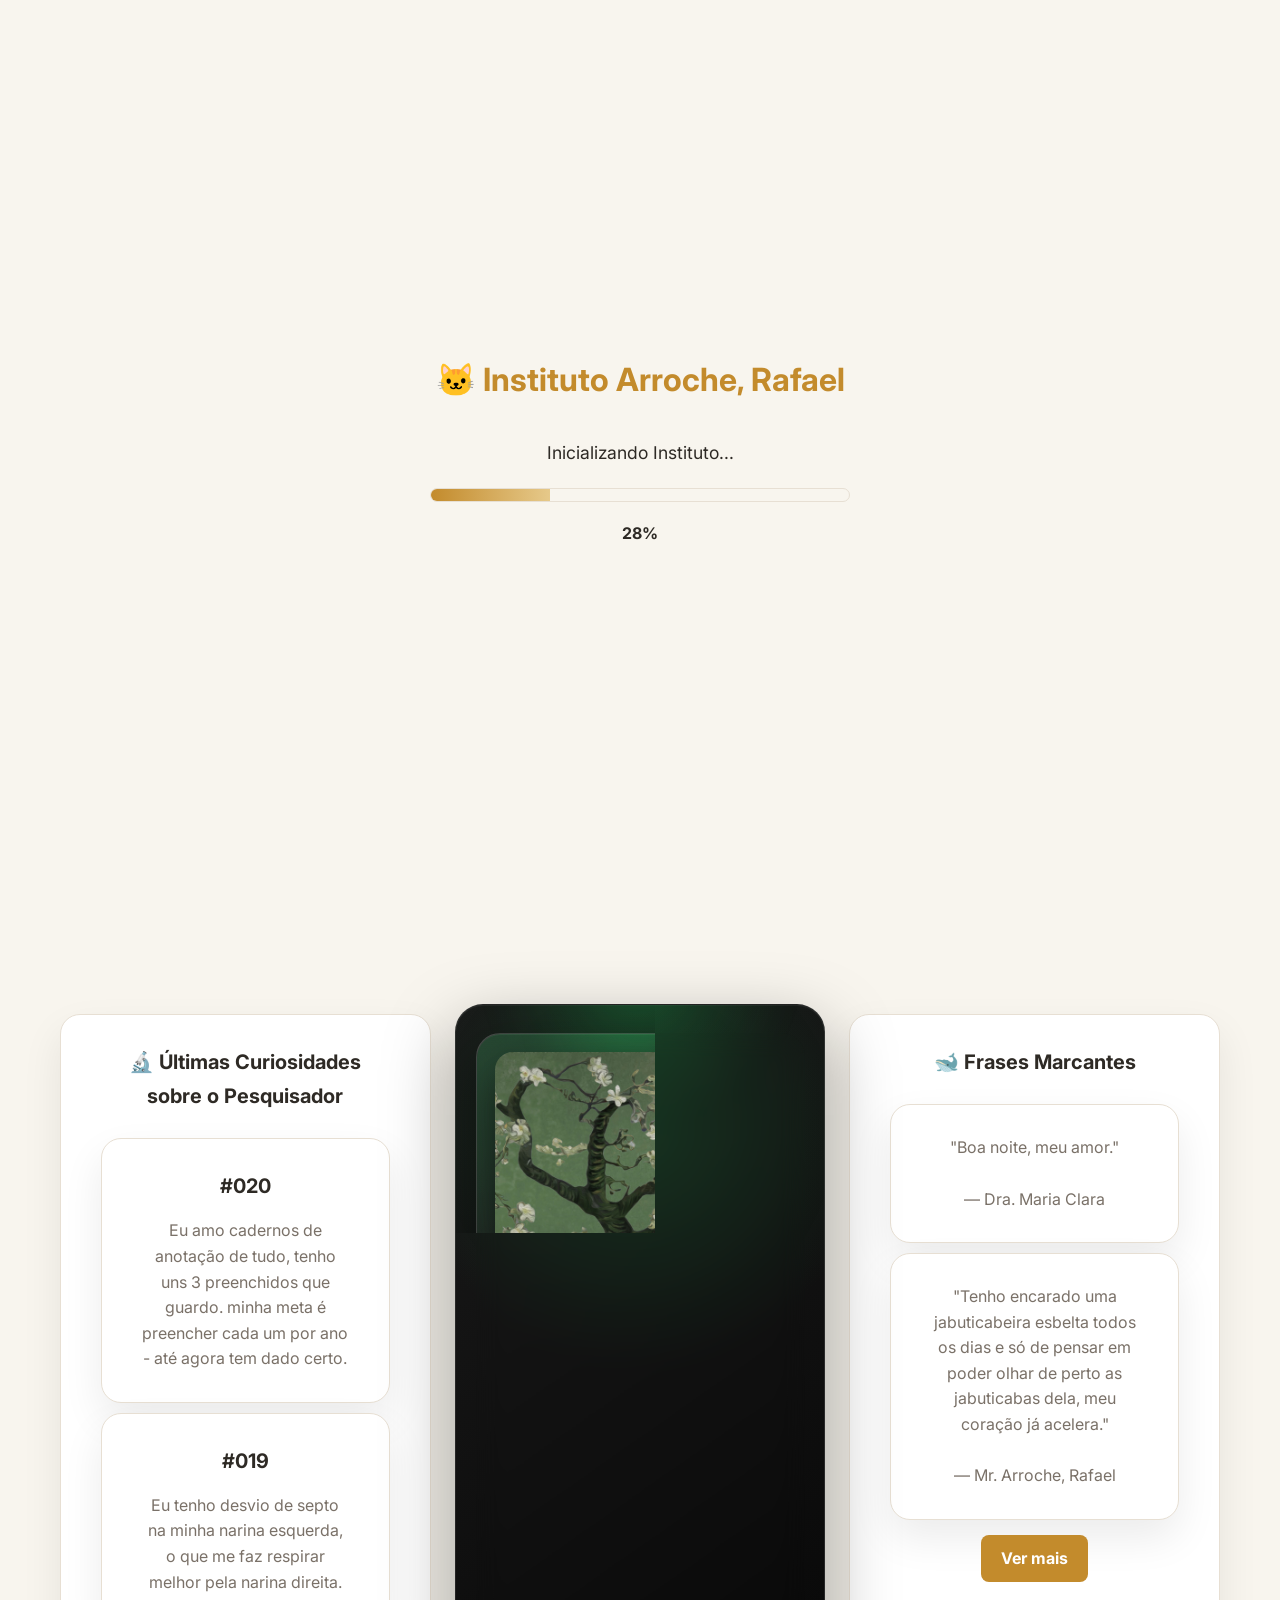
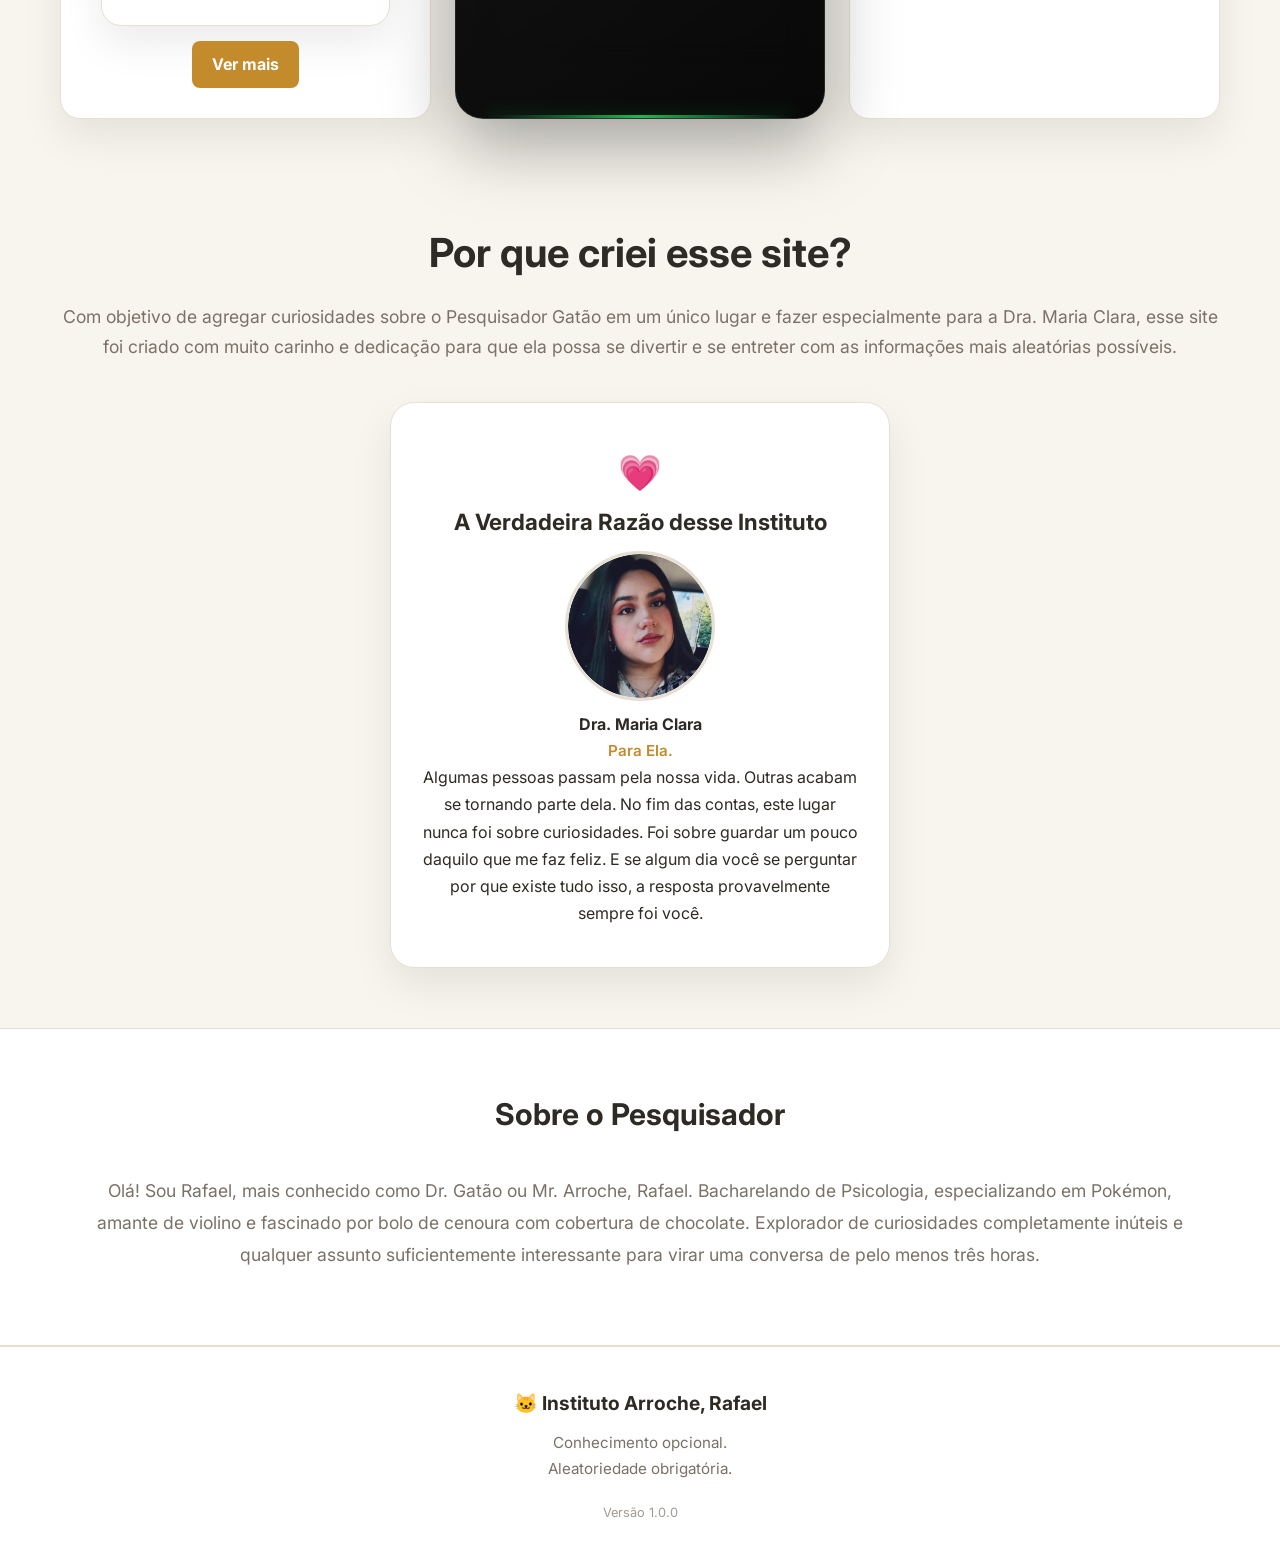
<file: index.html>
<!DOCTYPE html>
<html lang="pt-BR">

<head>

    <meta charset="UTF-8">

    <meta
        name="viewport"
        content="width=device-width, initial-scale=1.0"
    >

    <title>
        Instituto Arroche, Rafael
    </title>

    <!-- ==========================================
         CSS
    =========================================== -->
    <link rel="icon" href="fav.ico" type="image/x-icon">

    <link
        rel="stylesheet"
        href="css/style.css"

        
    >
    <link rel="stylesheet" href="páginas/musica/style.css">
    <!-- ==========================================
         FONTES
    =========================================== -->

    <link
        rel="preconnect"
        href="https://fonts.googleapis.com"
    >

    <link
        rel="preconnect"
        href="https://fonts.gstatic.com"
        crossorigin
    >

    <link
        href="https://fonts.googleapis.com/css2?family=Inter:wght@300;400;500;600;700&family=Cormorant+Garamond:wght@500;700&display=swap"
        rel="stylesheet"
    >

    <!-- ==========================================
         EVITA FLASH DO TEMA E DO LOADING
    =========================================== -->

    <script>

        if (localStorage.getItem("theme") === "dark") {

            document.documentElement.classList.add("dark");

        }

        if (!sessionStorage.getItem("loadingVisualizado")) {

            document.documentElement.classList.add("mostrar-loading");

        }

    </script>

</head>

<body>

    <!-- ==========================================
         LOADING
    =========================================== -->

    <div
        id="loading-screen"
        class="loading-hidden"
    >

        <div class="loading-box">

            <h1>

                🐱 Instituto Arroche, Rafael

            </h1>

            <p id="loading-text">

                Inicializando Sistema...

            </p>

            <div class="progress">

                <div id="progress-bar"></div>

            </div>

            <p id="percentage">

                0%

            </p>

        </div>

    </div>

    <!-- ==========================================
         COMPONENTES
    =========================================== -->

    <div id="navbar"></div>

    <div id="menu"></div>

    <!-- ==========================================
         CONTEÚDO
    =========================================== -->

    <main>

        <!-- HERO -->

        <section class="hero">

            <span class="status fade-in-element">

                🟢 Instituto em funcionamento

            </span>

            <h1 class="fade-in-element">

                <span class="line-1">

                    Conhecimento opcional.

                </span>

                <br>

                <span class="line-2">

                    Aleatoriedade obrigatória.

                </span>

            </h1>

            <p class="description fade-in-element">

                Eis o puro suco da aleatoriedade, com curiosidades completamente inúteis e informações que não vão te ajudar em nada, mas que podem te entreter por alguns minutos.

            </p>

        </section>
                <!-- ==========================================
             CONTAGEM REGRESSIVA
        =========================================== -->

        <section class="countdown">

            <h2>

                Próxima atualização

            </h2>

            <div id="timer" class="timer">

    <div class="timer-item">
        <span class="timer-label">Dias</span>
        <span id="dias">00</span>
    </div>

    <div class="timer-item">
        <span class="timer-label">Horas</span>
        <span id="horas">00</span>
    </div>

    <div class="timer-item">
        <span class="timer-label">Min</span>
        <span id="minutos">00</span>
    </div>

    <div class="timer-item">
        <span class="timer-label">Seg</span>
        <span id="segundos">00</span>
    </div>

</div>

            <p>

                Novas descobertas serão publicadas no dia <strong>07/08/26</strong>.

            </p>

        </section>

        <!-- ==========================================
             DESTAQUES
        =========================================== -->

        <section class="cards">

            <!-- Últimas Curiosidades -->

            <div class="card">

                <h3>

                    🔬 Últimas Curiosidades sobre o Pesquisador

                </h3>

                <div id="card-curiosidades">

                    <!-- Gerado automaticamente -->

                </div>

                <a
                    class="primary"
                    href="páginas/curiosidades/curiosidades.html"
                >

                    Ver mais

                </a>

            </div>

            <!-- Spotify -->

            <section class="spotify-section">

            
            
                <div id="musica-dedicada">

                    <!-- Gerado automaticamente -->

                </div>

            </section>

            <!-- Frases -->

            <div class="card">

                <h3>

                    🐋 Frases Marcantes

                </h3>

                <div id="card-frases">

                    <!-- Gerado automaticamente -->

                </div>

                <a
                    class="primary"
                    href="páginas/frases/frases.html"
                >

                    Ver mais

                </a>

            </div>

        </section>
                <!-- ==========================================
             HALL DA FAMA
        =========================================== -->

        <section class="hall">

            <h2>

                Por que criei esse site?

            </h2>

            <p>

                Com objetivo de agregar curiosidades sobre o Pesquisador Gatão em um único lugar e fazer especialmente para a Dra. Maria Clara, esse site foi criado com muito carinho e dedicação para que ela possa se divertir e se entreter com as informações mais aleatórias possíveis.

            </p>

            <div class="hall-card">

                <span>

                    💗

                </span>

                <h3>

                    A Verdadeira Razão desse Instituto

                </h3>

                <img
                    src="macut.jpeg"
                    alt="Foto da Maria Clara"
                    class="hall-image"
                >

                <h4>

                    Dra. Maria Clara

                </h4>

                <p>

                    Para Ela.

                </p>
                    Algumas pessoas passam pela nossa vida.
                    Outras acabam se tornando parte dela.
                    No fim das contas, este lugar nunca foi sobre curiosidades. Foi sobre guardar um pouco daquilo que me faz feliz.
                    E se algum dia você se perguntar por que existe tudo isso, a resposta provavelmente sempre foi você.
                <p>

                </p>
            </div>

        </section>

        <!-- ==========================================
             SOBRE O PESQUISADOR
        =========================================== -->

        <section class="about">

            <h2>

                Sobre o Pesquisador

            </h2>

            <p>

                Olá!
                Sou Rafael, mais conhecido como Dr. Gatão ou Mr. Arroche, Rafael.
                Bacharelando de Psicologia, especializando em Pokémon, amante de violino e fascinado por bolo de cenoura com cobertura de chocolate.
                Explorador de curiosidades completamente inúteis e qualquer assunto suficientemente interessante para virar uma conversa de pelo menos três horas.

            </p>

        </section>

    </main>

    <!-- ==========================================
         FOOTER
    =========================================== -->

    <div id="footer"></div>
        <!-- ==========================================
         JAVASCRIPT
    =========================================== -->

    <!-- Configuração -->

    <script src="js/config.js"></script>

    <!-- Núcleo -->

    <script src="js/core.js"></script>

    <!-- Componentes -->

    <script src="componentes/layout.js"></script>

    <script src="componentes/navbar.js"></script>

    <script src="componentes/menu.js"></script>

    <script src="componentes/footer.js"></script>

    <!-- Sistema -->

    <script src="js/tema.js"></script>

    <script src="js/header.js"></script>

    <script src="js/loading.js"></script>

    <script src="js/timer.js"></script>

    <script src="js/animacoes.js"></script>

    <!-- Componentes de cards -->
    <script src="js/componentes/card.js"></script>

    <!-- Base de dados -->

    <script src="páginas/curiosidades/dados.js"></script>

    <script src="páginas/frases/dados.js"></script>

    <script src="páginas/musica/dados.js"></script>

    <!-- Cards automáticos da Home -->

    <script src="js/home/cardcuriosidades.js"></script>

    <script src="js/home/cardfrases.js"></script>

    <script src="js/home/musica.js"></script>

    <!-- Script principal -->

    <script src="js/script.js"></script>

</body>

</html>
</file>
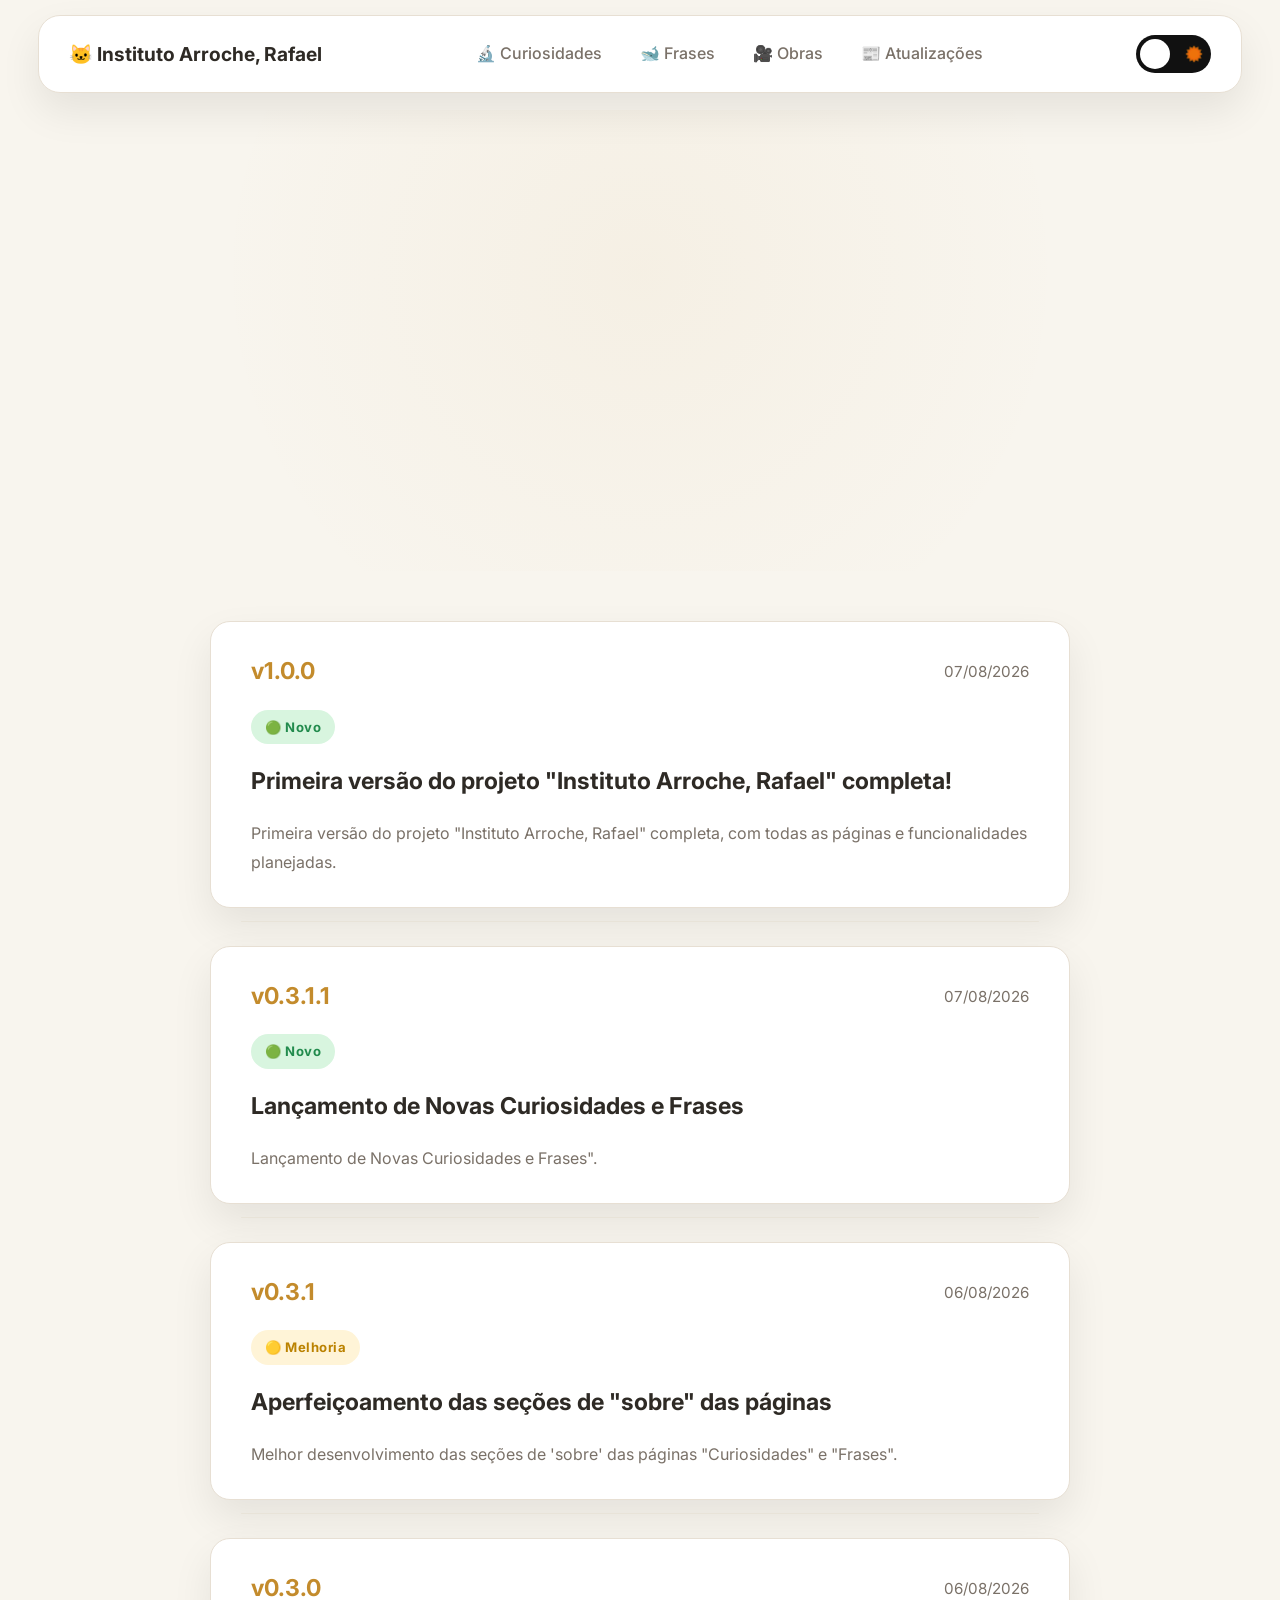
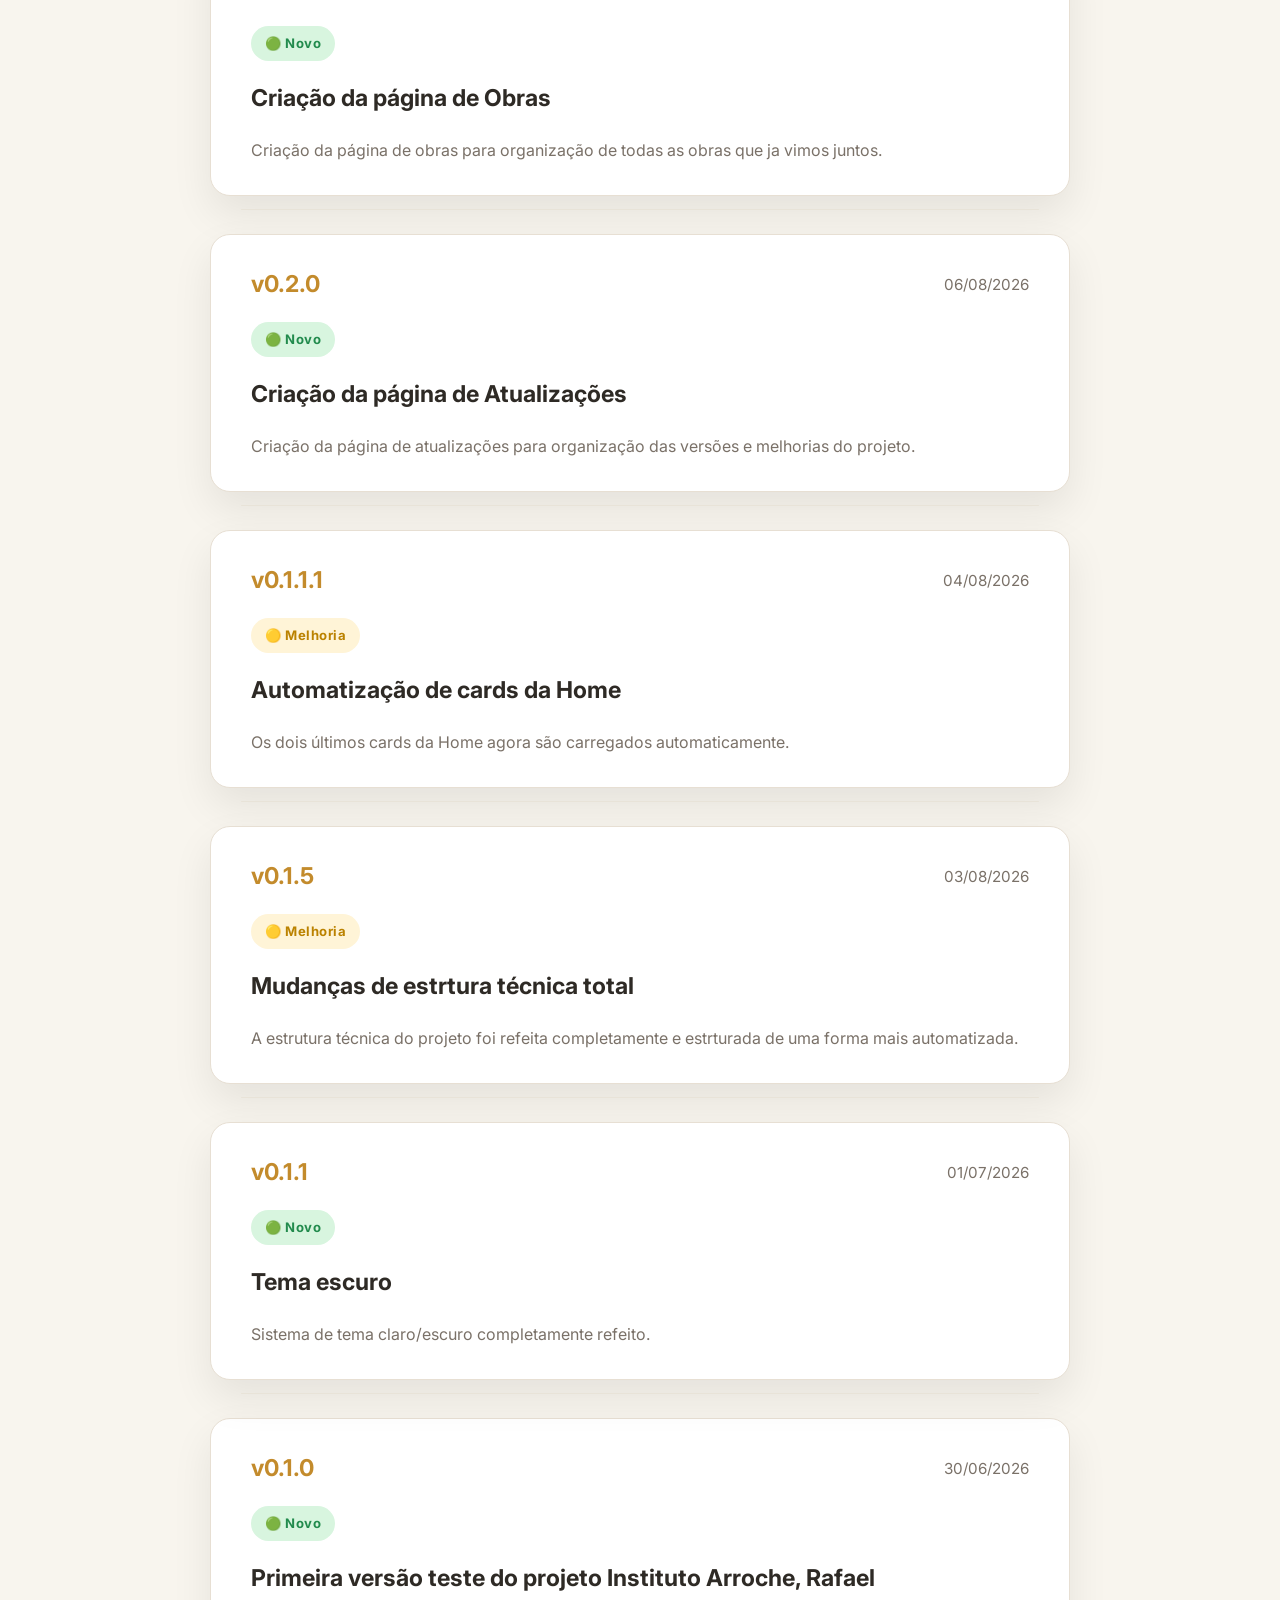
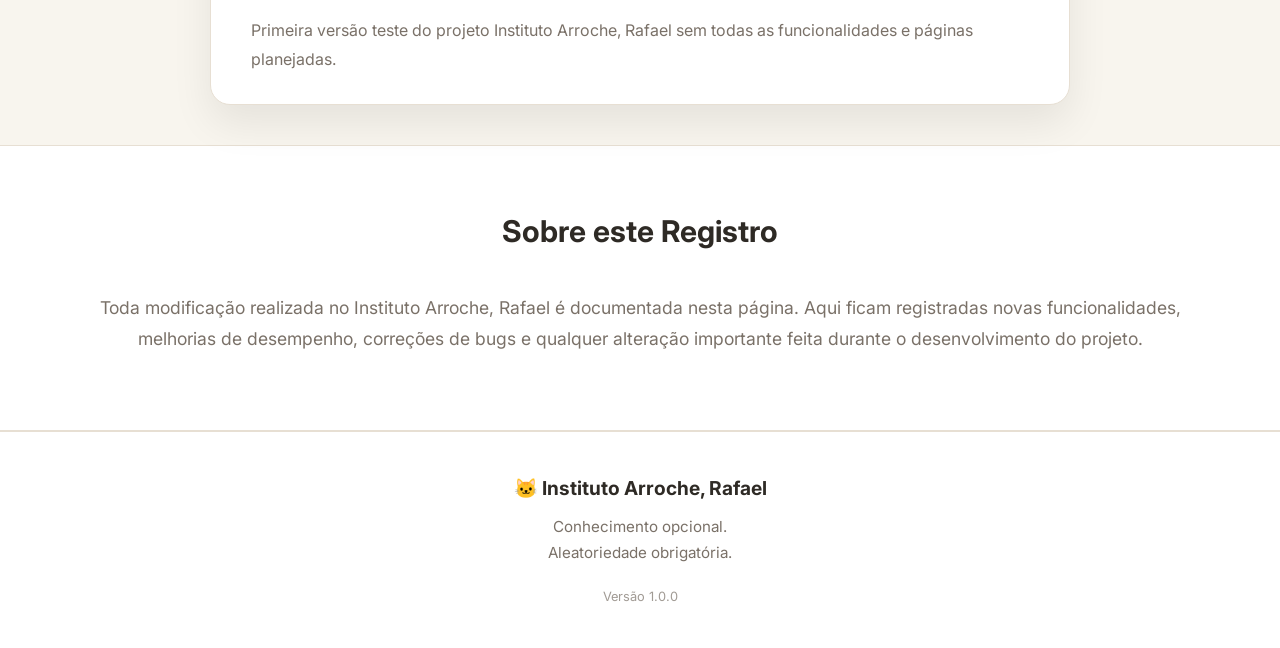
<file: páginas/atualizações/atualizações.html>
<!DOCTYPE html>
<html lang="pt-BR">

<head>

    <meta charset="UTF-8">

    <meta
        name="viewport"
        content="width=device-width, initial-scale=1.0"
    >

    <title>Atualizações | Instituto Arroche, Rafael</title>

    <!-- ================================
         CSS
    ================================ -->

    <link rel="stylesheet" href="../../css/style.css">

    <link rel="stylesheet" href="style.css">

    <!-- ================================
         FONTES
    ================================ -->

    <link rel="preconnect" href="https://fonts.googleapis.com">

    <link rel="preconnect" href="https://fonts.gstatic.com" crossorigin>

    <link
        href="https://fonts.googleapis.com/css2?family=Inter:wght@300;400;500;600;700&family=Cormorant+Garamond:wght@500;700&display=swap"
        rel="stylesheet"
    >

    <!-- ================================
         EVITA FLASH DO TEMA
    ================================ -->

    <script>

        if (localStorage.getItem("theme") === "dark") {

            document.documentElement.classList.add("dark");

        }

    </script>

</head>

<body>

    <!-- ================================
         COMPONENTES
    ================================ -->

    <div id="navbar"></div>

    <div id="menu"></div>

    <!-- ================================
         CONTEÚDO
    ================================ -->

    <main>

        <section class="hero">

            <span class="status fade-in-element">

                🟢 Registrando alterações

            </span>

            <h1 class="fade-in-element">

                <span class="line-1">

                    Atualizações.

                </span>

                <br>

                <span class="line-2">

                    ChangeLog.

                </span>

            </h1>

            <p class="description fade-in-element">

                Registro oficial de todas as melhorias, correções e novidades adicionadas ao Instituto Arroche, Rafael.

            </p>

        </section>

        <section
            class="cards"
            id="lista-atualizacoes"
        >

            <!-- Gerado automaticamente -->

        </section>

        <section class="about">

            <h2>

                Sobre este Registro

            </h2>

            <p>

                Toda modificação realizada no Instituto Arroche, Rafael é documentada nesta página.

                Aqui ficam registradas novas funcionalidades, melhorias de desempenho, correções de bugs e qualquer alteração importante feita durante o desenvolvimento do projeto.

            </p>

        </section>

    </main>

    <!-- ================================
         FOOTER
    ================================ -->

    <div id="footer"></div>

    <!-- ================================
         JAVASCRIPT
    ================================ -->

    <!-- Configuração -->

    <script src="../../js/config.js"></script>

    <!-- Núcleo -->

    <script src="../../js/core.js"></script>

    <script src="../../js/paginas.js"></script>

    <!-- Componentes do layout -->

    <script src="../../componentes/navbar.js"></script>

    <script src="../../componentes/menu.js"></script>

    <script src="../../componentes/footer.js"></script>

    <script src="../../componentes/layout.js"></script>

    <!-- Sistema -->

    <script src="../../js/tema.js"></script>

    <script src="../../js/header.js"></script>

    <script src="../../js/animacoes.js"></script>

    <!-- Dados -->

    <script src="dados.js"></script>

    <!-- Lógica -->

    <script src="script.js"></script>

</body>

</html>
</file>
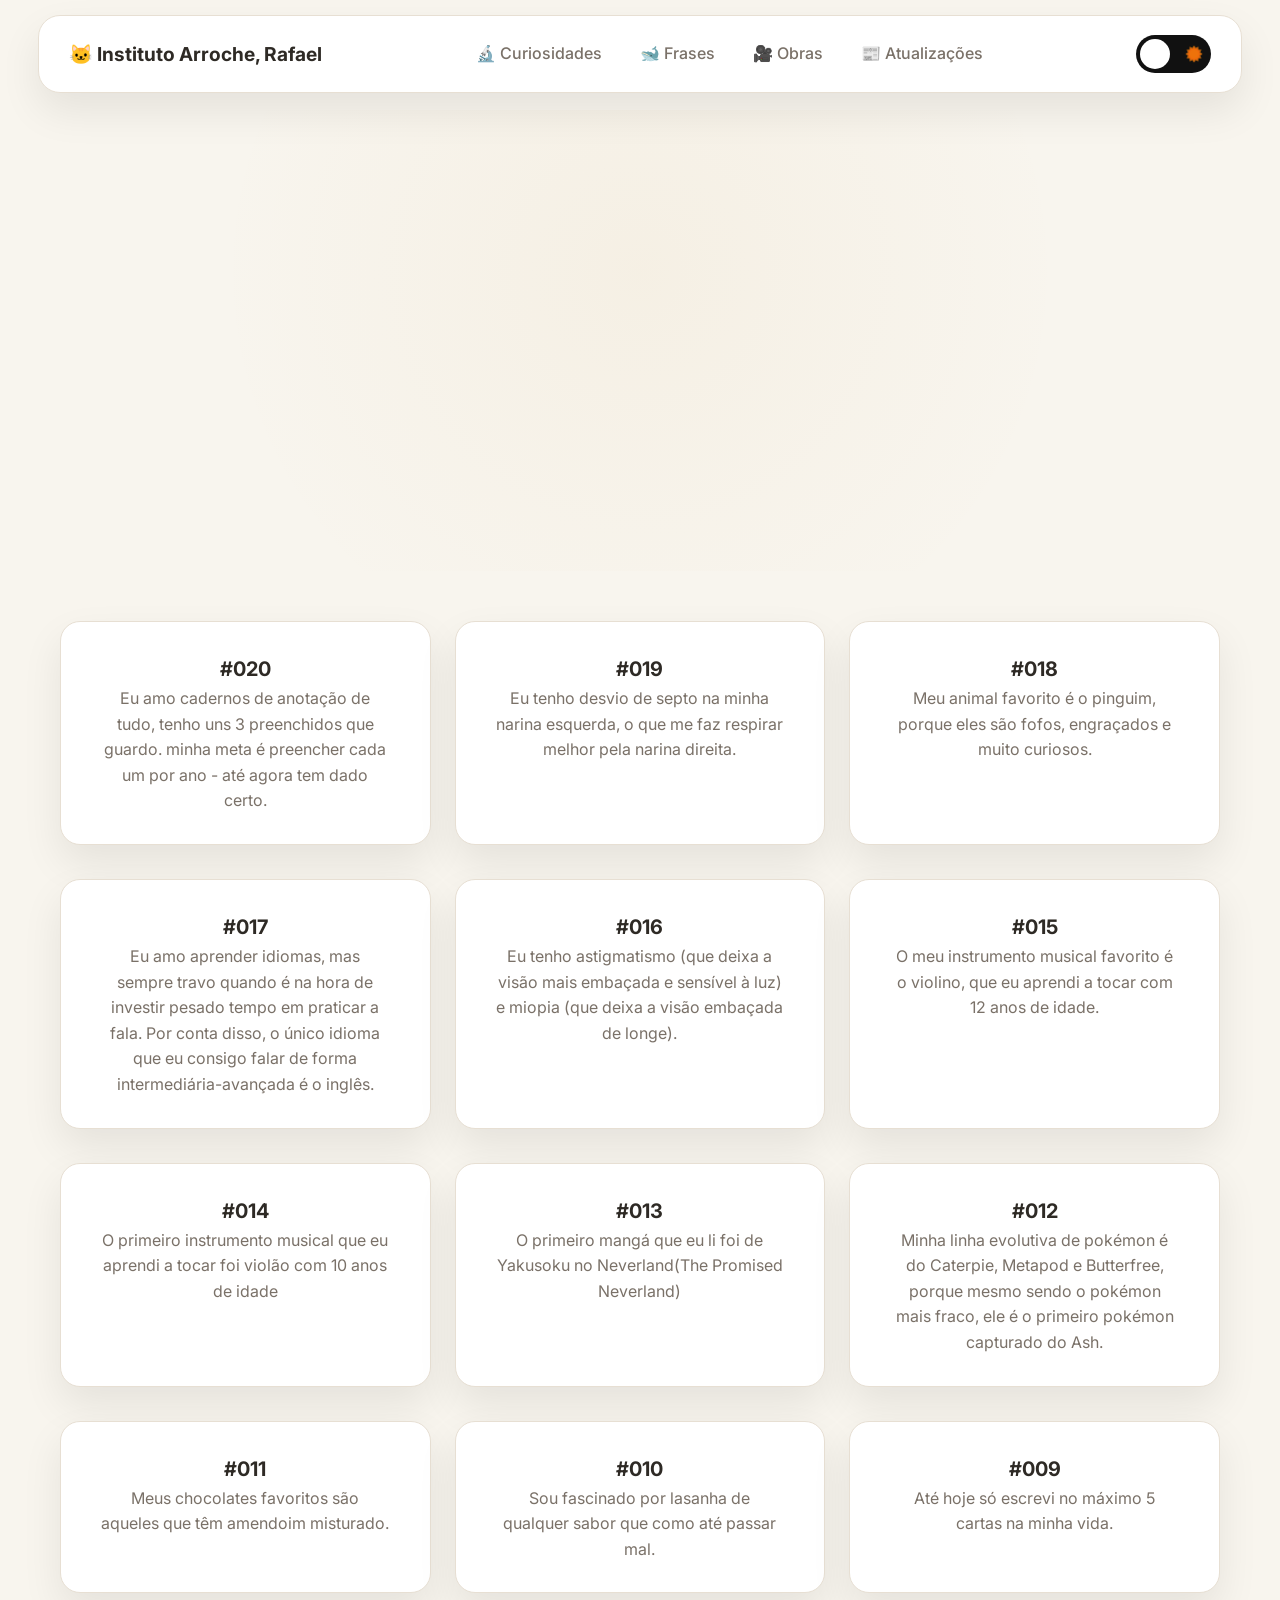
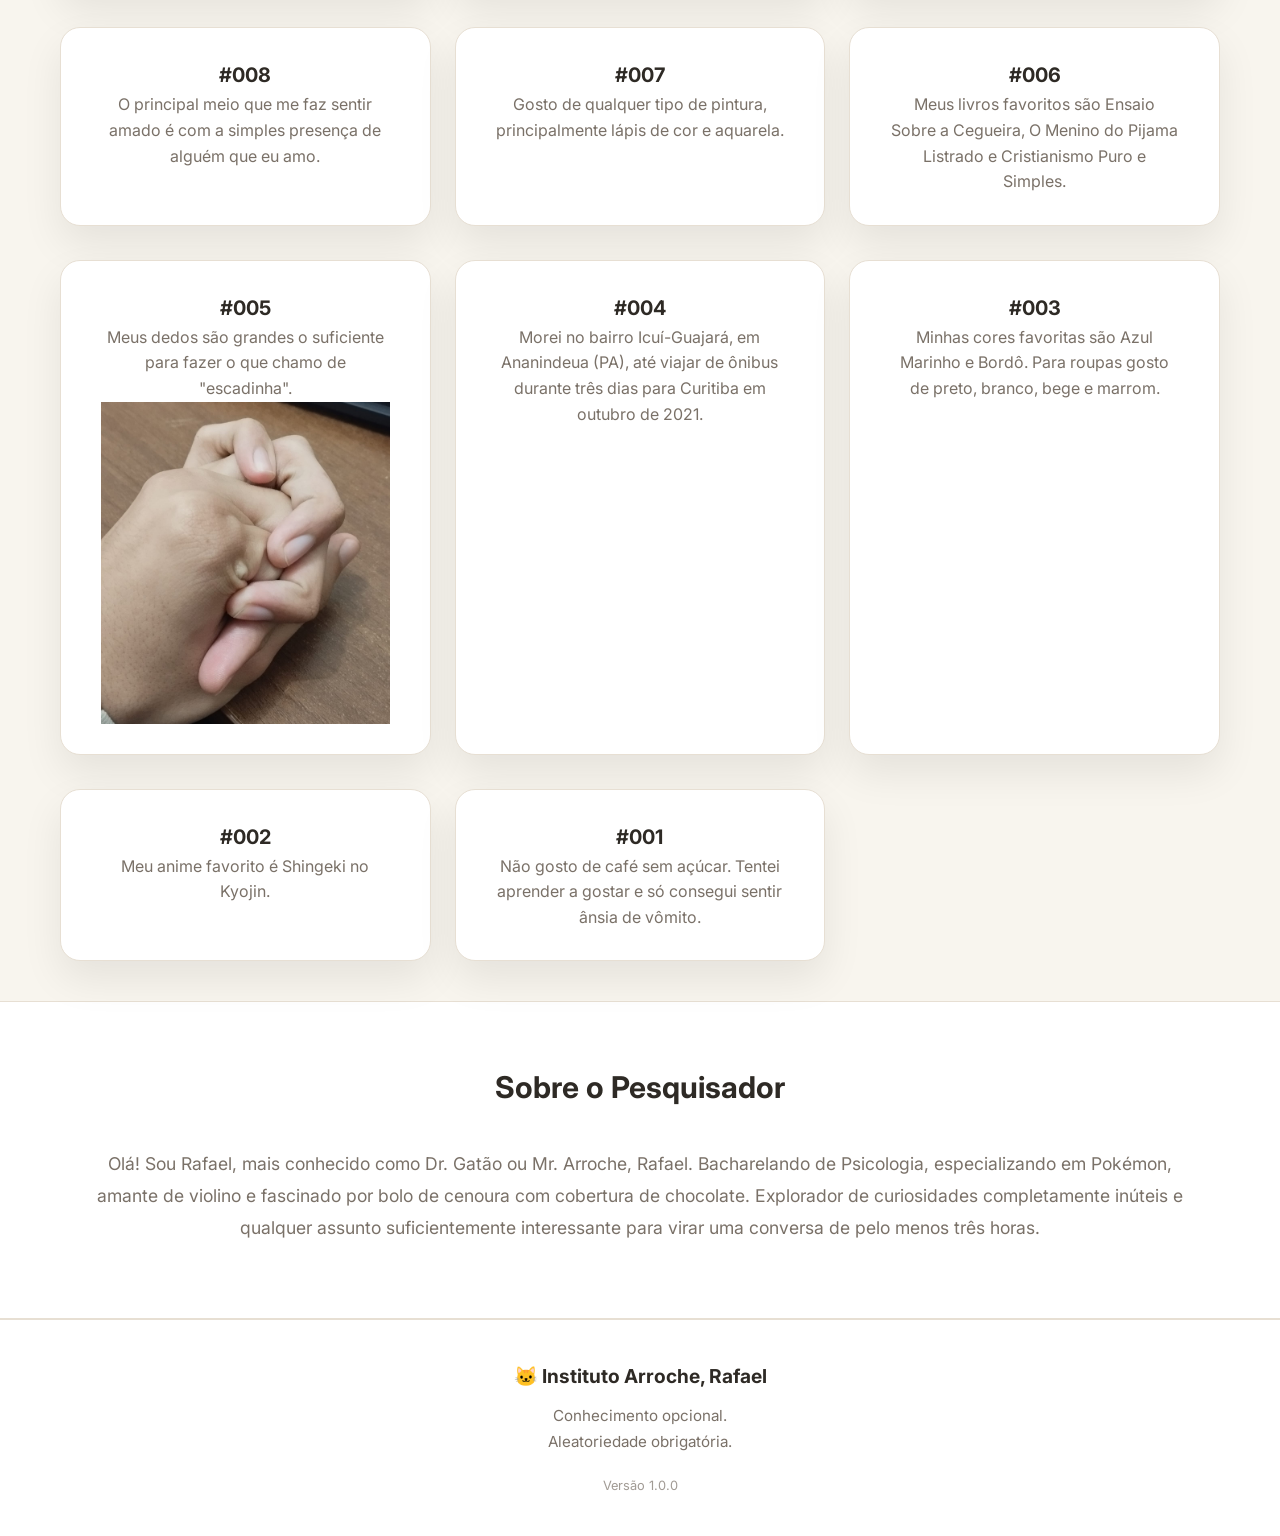
<file: páginas/curiosidades/curiosidades.html>
<!DOCTYPE html>
<html lang="pt-BR">

<head>

<meta charset="UTF-8">

<meta name="viewport"
content="width=device-width, initial-scale=1.0">

<title>Curiosidades | Instituto Arroche, Rafael</title>

<!-- ================================
     CSS
================================ -->

<link rel="stylesheet" href="../../css/style.css">

<!-- ================================
     FONTES
================================ -->

<link rel="preconnect" href="https://fonts.googleapis.com">

<link rel="preconnect" href="https://fonts.gstatic.com" crossorigin>

<link href="https://fonts.googleapis.com/css2?family=Inter:wght@300;400;500;600;700&family=Cormorant+Garamond:wght@500;700&display=swap" rel="stylesheet">

<!-- ================================
     EVITA FLASH DO TEMA
================================ -->

<script>

if(localStorage.getItem("theme")==="dark"){
    document.documentElement.classList.add("dark");
}

</script>

</head>

<body>

<!-- ================================
     COMPONENTES
================================ -->

<div id="navbar"></div>

<div id="menu"></div>

<!-- ================================
     CONTEÚDO
================================ -->

<main>

<section class="hero">

<span class="status fade-in-element">

🟢 Averiguando possível resenha

</span>

<h1 class="fade-in-element">

<span class="line-1">

Curiosidades.

</span>

<br>

<span class="line-2">

Dr. Gatão.

</span>

</h1>

<p class="description fade-in-element">

Um pequeno lugar da internet onde curiosidades completamente aleatórias são arquivadas para nunca mais serem esquecidas.

</p>

</section>

<section class="cards" id="lista-curiosidades">

<!-- Gerado automaticamente -->

</section>

<section class="about">

<h2>

Sobre o Pesquisador

</h2>

<p>

Olá!
Sou Rafael, mais conhecido como Dr. Gatão ou Mr. Arroche, Rafael.
Bacharelando de Psicologia, especializando em Pokémon, amante de violino e fascinado por bolo de cenoura com cobertura de chocolate.
Explorador de curiosidades completamente inúteis e qualquer assunto suficientemente interessante para virar uma conversa de pelo menos três horas.

</p>

</section>

</main>

<!-- ================================
     FOOTER
================================ -->

<div id="footer"></div>

<!-- ================================
     JAVASCRIPT
================================ -->

<!-- Configuração -->
<script src="../../js/config.js"></script>

<!-- Núcleo -->
<script src="../../js/core.js"></script>
<script src="../../js/paginas.js"></script>

<!-- Componentes do layout -->
<script src="../../componentes/navbar.js"></script>
<script src="../../componentes/menu.js"></script>
<script src="../../componentes/footer.js"></script>
<script src="../../componentes/layout.js"></script>

<!-- Componentes de cards -->
<script src="../../js/componentes/card.js"></script>

<!-- Componentes de cards -->
<script src="../../js/home/cardcuriosidades.js"></script>

<!-- Sistema -->
<script src="../../js/tema.js"></script>
<script src="../../js/header.js"></script>
<script src="../../js/animacoes.js"></script>

<!-- Dados da página -->
<script src="dados.js"></script>

<!-- Lógica da página -->
<script src="script.js"></script>

</body>

</html>
</file>
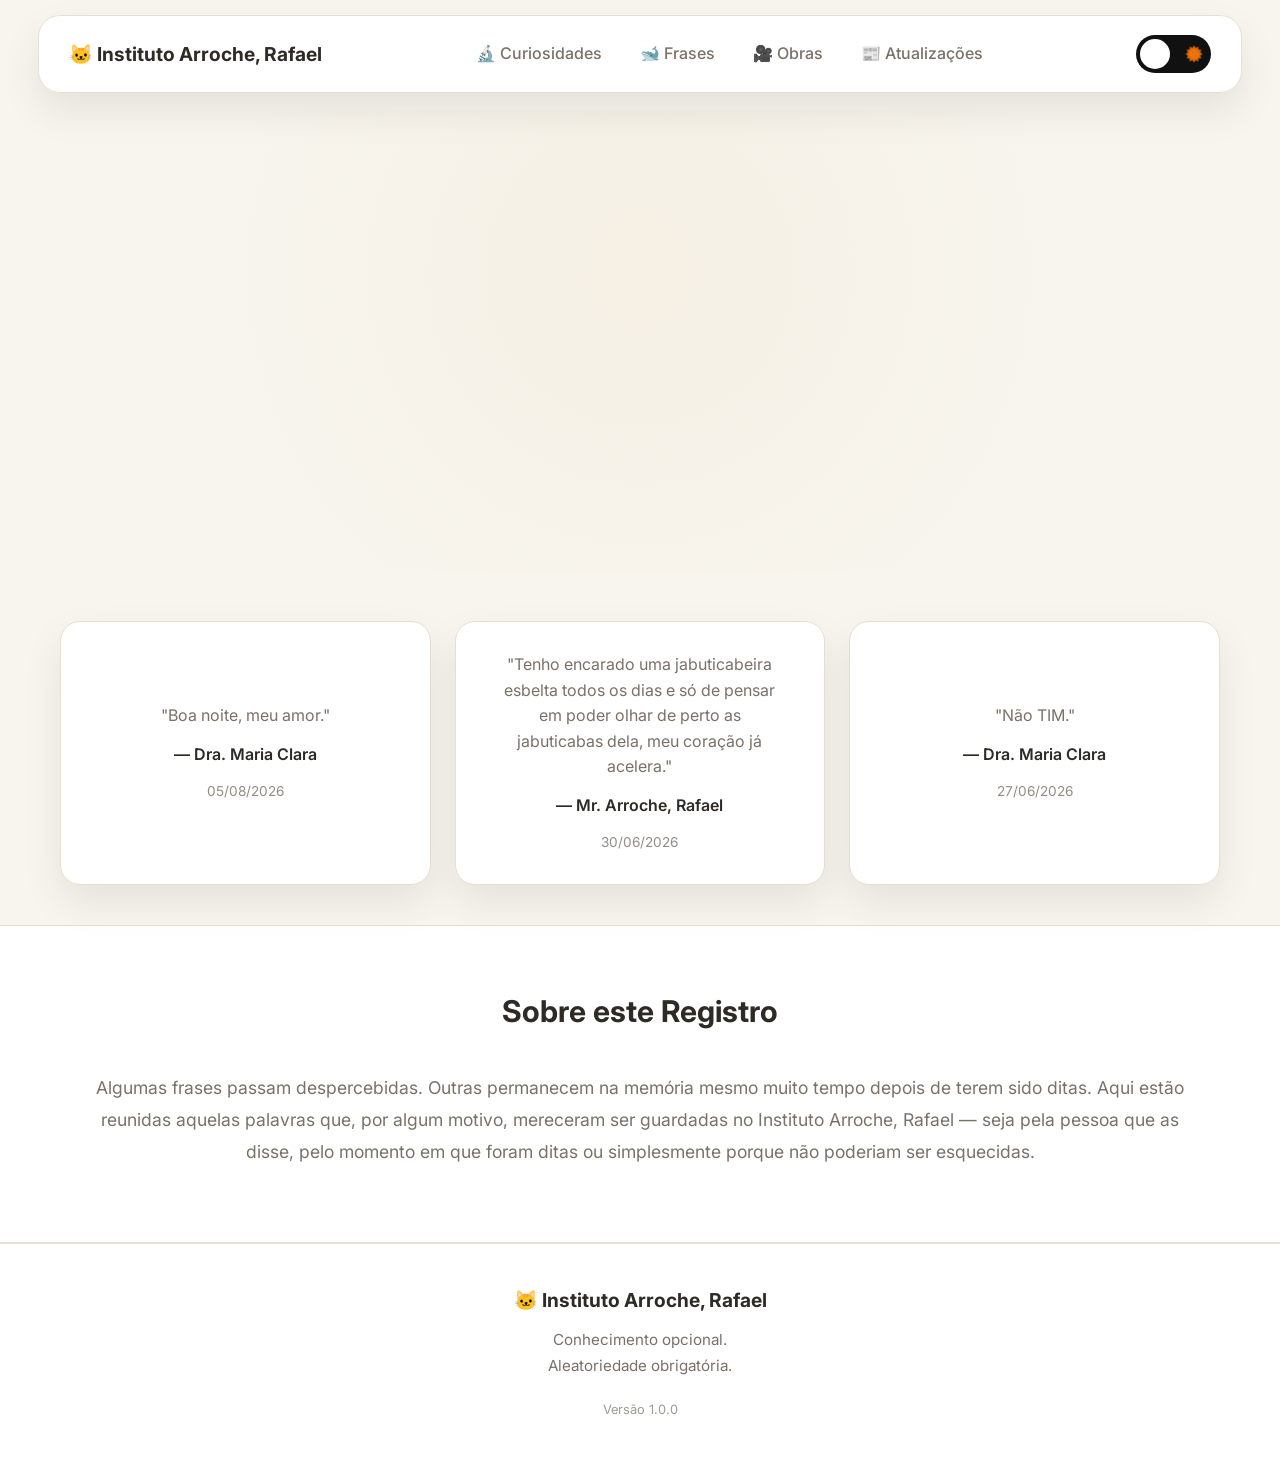
<file: páginas/frases/frases.html>
<!DOCTYPE html>
<html lang="pt-BR">

<head>

    <meta charset="UTF-8">

    <meta
        name="viewport"
        content="width=device-width, initial-scale=1.0"
    >

    <title>Frases Marcantes | Instituto Arroche, Rafael</title>

    <!-- ================================
         CSS
    ================================ -->

    <link rel="stylesheet" href="../../css/style.css">

    <link rel="stylesheet" href="style.css">

    <!-- ================================
         FONTES
    ================================ -->

    <link rel="preconnect" href="https://fonts.googleapis.com">

    <link rel="preconnect" href="https://fonts.gstatic.com" crossorigin>

    <link
        href="https://fonts.googleapis.com/css2?family=Inter:wght@300;400;500;600;700&family=Cormorant+Garamond:wght@500;700&display=swap"
        rel="stylesheet"
    >

    <!-- ================================
         EVITA FLASH DO TEMA
    ================================ -->

    <script>

        if (localStorage.getItem("theme") === "dark") {
            document.documentElement.classList.add("dark");
        }

    </script>

</head>

<body>

    <!-- ================================
         COMPONENTES
    ================================ -->

    <div id="navbar"></div>

    <div id="menu"></div>

    <!-- ================================
         CONTEÚDO
    ================================ -->

    <main>

        <!-- HERO -->

        <section class="hero">

            <span class="status fade-in-element">

                🟢 Escolhendo melhores frases

            </span>

            <h1 class="fade-in-element">

                <span class="line-1">

                    Frases Marcantes.

                </span>

                <br>

                <span class="line-2">

                    Qualquer Lugar.

                </span>

            </h1>

            <p class="description fade-in-element">

                Uma singela página onde guardo as frases que me marcaram durante a vida.

            </p>

        </section>

        <!-- FRASES -->

        <section
            class="cards"
            id="lista-frases"
        >

            <!-- Gerado automaticamente -->

        </section>

        <!-- SOBRE -->

        <section class="about">

            <h2>

                Sobre este Registro

            </h2>

            <p>

Algumas frases passam despercebidas. Outras permanecem na memória mesmo muito tempo depois de terem sido ditas.
Aqui estão reunidas aquelas palavras que, por algum motivo, mereceram ser guardadas no Instituto Arroche, Rafael — seja pela pessoa que as disse, pelo momento em que foram ditas ou simplesmente porque não poderiam ser esquecidas.
            </p>

        </section>

    </main>

    <!-- ================================
         FOOTER
    ================================ -->

    <div id="footer"></div>

    <!-- ================================
         JAVASCRIPT
    ================================ -->

    <!-- Configuração -->

    <script src="../../js/config.js"></script>

    <!-- Componentes -->

    <script src="../../componentes/navbar.js"></script>

    <script src="../../componentes/menu.js"></script>

    <script src="../../componentes/footer.js"></script>

    <script src="../../componentes/layout.js"></script>

    <!-- Componentes de cards -->
    <script src="../../js/componentes/card.js"></script>

    <!-- Componentes de cards -->

    <script src="../../js/home/cardfrases.js"></script>

    <!-- Sistema -->

    <script src="../../js/core.js"></script>

    <script src="../../js/tema.js"></script>

    <script src="../../js/header.js"></script>

    <script src="../../js/paginas.js"></script>

    <script src="../../js/animacoes.js"></script>

    <!-- Dados da página -->

    <script src="dados.js"></script>

    <!-- Lógica da página -->

    <script src="script.js"></script>

</body>
    
</html>
</file>
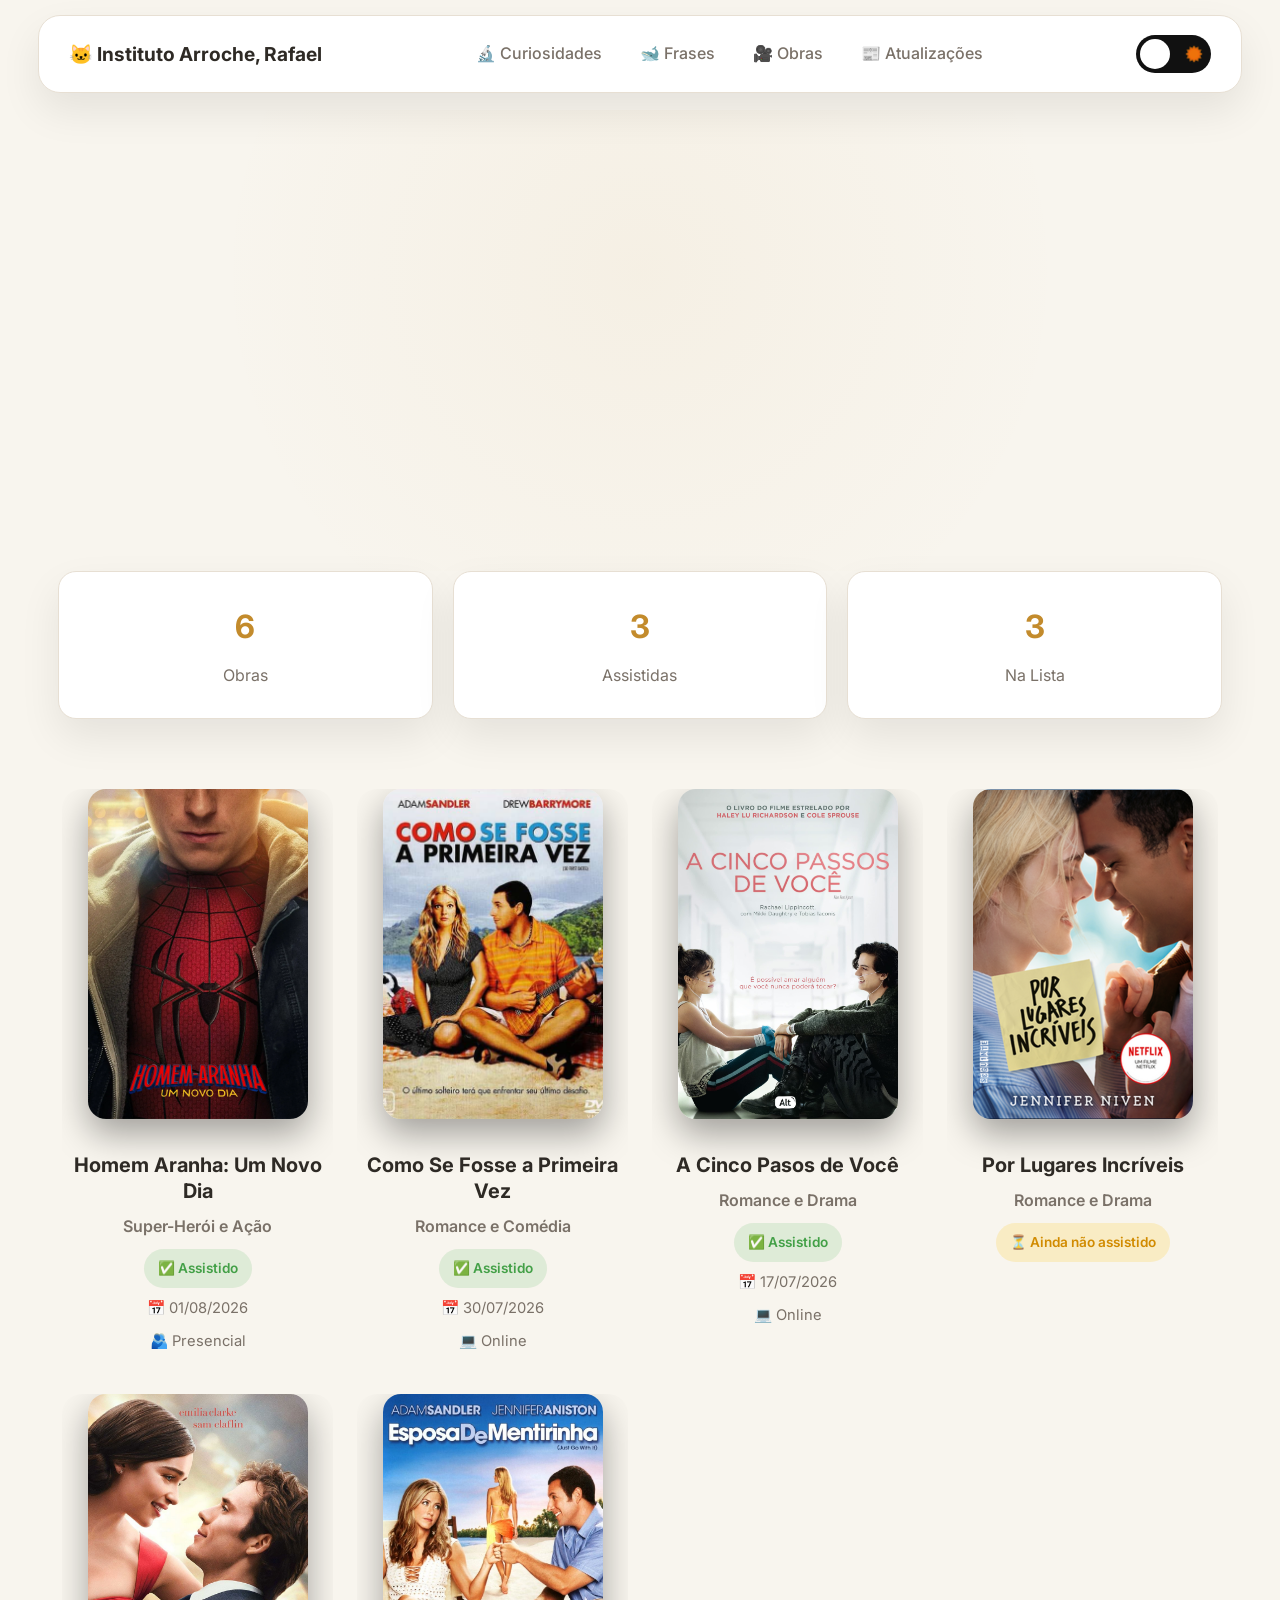
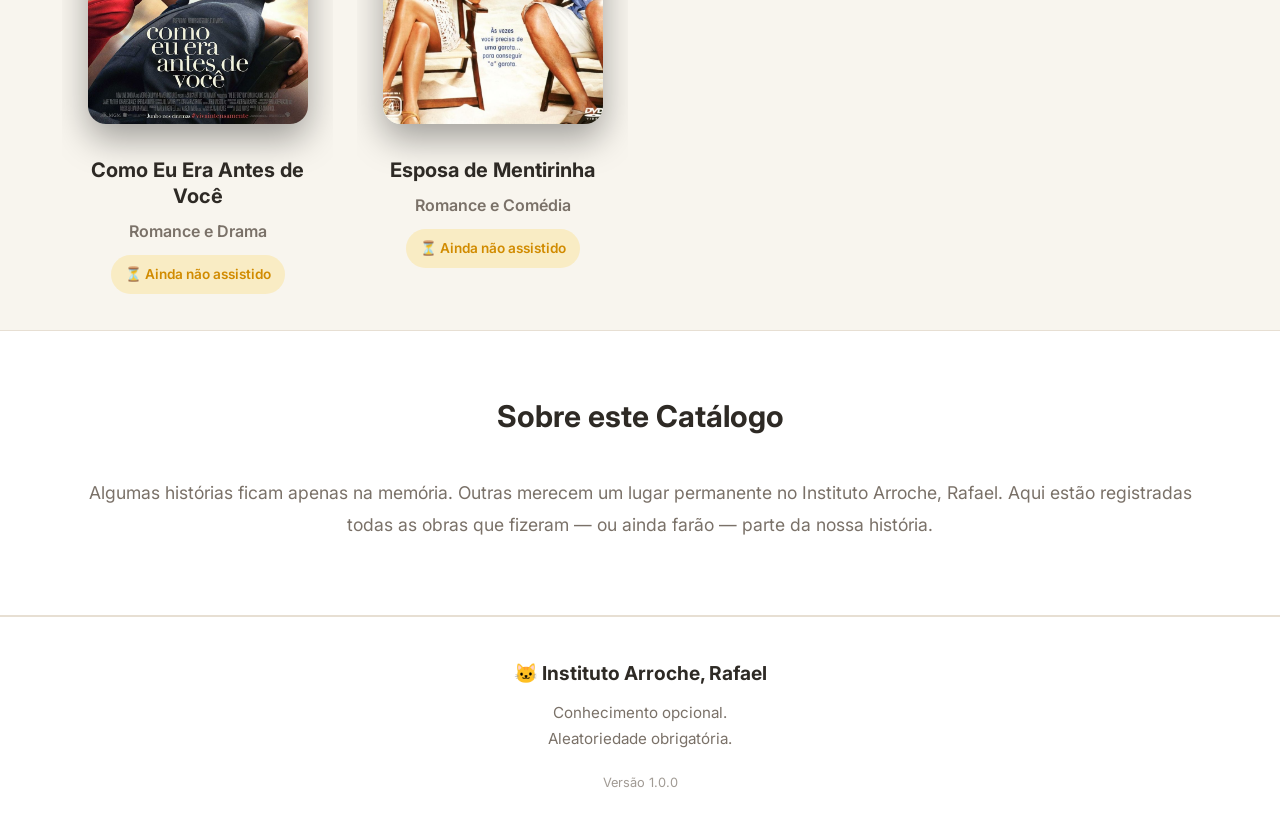
<file: páginas/obras/obras.html>
<!DOCTYPE html>
<html lang="pt-BR">

<head>

<meta charset="UTF-8">

<meta
    name="viewport"
    content="width=device-width, initial-scale=1.0"
>

<title>Obras | Instituto Arroche, Rafael</title>

<!-- ================================
     CSS
================================ -->

<link rel="stylesheet" href="../../css/style.css">

<link rel="stylesheet" href="style.css">

<!-- ================================
     FONTES
================================ -->

<link rel="preconnect" href="https://fonts.googleapis.com">

<link rel="preconnect" href="https://fonts.gstatic.com" crossorigin>

<link
    href="https://fonts.googleapis.com/css2?family=Inter:wght@300;400;500;600;700&family=Cormorant+Garamond:wght@500;700&display=swap"
    rel="stylesheet"
>

<!-- ================================
     EVITA FLASH DO TEMA
================================ -->

<script>

    if (localStorage.getItem("theme") === "dark") {

        document.documentElement.classList.add("dark");

    }

</script>

</head>

<body>

<!-- ================================
     COMPONENTES
================================ -->

<div id="navbar"></div>

<div id="menu"></div>

<!-- ================================
     CONTEÚDO
================================ -->

<main>

    <!-- HERO -->

    <section class="hero">

        <span class="status fade-in-element">

            🎬 Atualizando catálogo

        </span>

        <h1 class="fade-in-element">

            <span class="line-1">

                Obras.

            </span>

            <br>

            <span class="line-2">

                Compartilhadas.

            </span>

        </h1>

        <p class="description fade-in-element">

            Um catálogo com todas as obras que já assistimos juntos e aquelas que ainda fazem parte da nossa lista.

        </p>

    </section>

    <!-- ESTATÍSTICAS -->

    <section class="obras-info">

        <div class="info-card">

            <h3 id="total-obras">0</h3>

            <p>Obras</p>

        </div>

        <div class="info-card">

            <h3 id="obras-assistidas">0</h3>

            <p>Assistidas</p>

        </div>

        <div class="info-card">

            <h3 id="obras-pendentes">0</h3>

            <p>Na Lista</p>

        </div>

    </section>

    <!-- CATÁLOGO -->

    <section
        class="catalogo"
        id="lista-obras"
    >

        <!-- Gerado automaticamente -->

    </section>

    <!-- SOBRE -->

    <section class="about">

        <h2>

            Sobre este Catálogo

        </h2>

        <p>

            Algumas histórias ficam apenas na memória.
            Outras merecem um lugar permanente no Instituto Arroche, Rafael.
            Aqui estão registradas todas as obras que fizeram — ou ainda farão — parte da nossa história.

        </p>

    </section>

</main>

<!-- ================================
     FOOTER
================================ -->

<div id="footer"></div>

<!-- ================================
     JAVASCRIPT
================================ -->

<!-- Configuração -->

<script src="../../js/config.js"></script>

<!-- Núcleo -->

<script src="../../js/core.js"></script>

<script src="../../js/paginas.js"></script>

<!-- Componentes -->

<script src="../../componentes/navbar.js"></script>

<script src="../../componentes/menu.js"></script>

<script src="../../componentes/footer.js"></script>

<script src="../../componentes/layout.js"></script>

<!-- Sistema -->

<script src="../../js/tema.js"></script>

<script src="../../js/header.js"></script>

<script src="../../js/animacoes.js"></script>

<!-- Dados -->

<script src="dados.js"></script>

<!-- Lógica -->

<script src="script.js"></script>

</body>

</html>
</file>
<file: css/style.css>
/* ======================================================
   STYLE PRINCIPAL
   Instituto Arroche, Rafael

   Arquivo controlador de todos os estilos
====================================================== */


/* ================================
   SISTEMA DE TEMA
================================ */

@import url("tema.css");



/* ================================
   CONFIGURAÇÕES GERAIS
================================ */

@import url("base.css");



/* ================================
   TELA DE LOADING
================================ */

@import url("loading.css");



/* ================================
   NAVEGAÇÃO
================================ */

@import url("navbar.css");

@import url("menu.css");



/* ================================
   SEÇÕES PRINCIPAIS
================================ */

@import url("hero.css");

@import url("componentes.css");

@import url("secoes.css");



/* ================================
   RESPONSIVIDADE
================================ */

@import url("responsivo.css");
</file>
<file: páginas/musica/style.css>
/* ======================================================
   SPOTIFY — CARD PROTAGONISTA
   Instituto Arroche, Rafael
====================================================== */


/* ======================================================
   CONTAINER DA SEÇÃO
====================================================== */

.spotify-section {

    position: relative;

    width: 100%;
    min-width: 0;

    box-sizing: border-box;

    padding: 28px 20px 32px;

    border-radius: 28px;

    overflow: hidden;

    text-align: center;

    background:
        radial-gradient(
            circle at 50% 18%,
            rgba(29,185,84,.18),
            transparent 38%
        ),
        linear-gradient(
            145deg,
            #191919 0%,
            #101010 55%,
            #080808 100%
        );

    border: 1px solid rgba(255,255,255,.10);

    box-shadow:
        0 25px 70px rgba(0,0,0,.35),
        inset 0 1px 0 rgba(255,255,255,.05);

}


/* brilho superior */

.spotify-section::before {

    content: "";

    position: absolute;

    width: 280px;
    height: 280px;

    top: -170px;
    left: 50%;

    transform: translateX(-50%);

    background:
        radial-gradient(
            circle,
            rgba(29,185,84,.35),
            rgba(29,185,84,.12) 35%,
            transparent 72%
        );

    filter: blur(18px);

    pointer-events: none;

}


/* linha verde decorativa */

.spotify-section::after {

    content: "";

    position: absolute;

    left: 8%;
    right: 8%;
    bottom: 0;

    height: 3px;

    background:
        linear-gradient(
            90deg,
            transparent,
            #1DB954,
            transparent
        );

    box-shadow:
        0 0 18px rgba(29,185,84,.45);

}


/* ======================================================
TÍTULO
====================================================== */

.spotify-section h2 {

    position: relative;

    z-index: 2;

    margin: 0 0 8px;

    color: #fff;

    font-size: 20px;

    font-weight: 800;

    letter-spacing: -.02em;

}


/* ======================================================
SUBTÍTULO
====================================================== */

.spotify-subtitle {

    position: relative;

    z-index: 2;

    width: 100%;

    max-width: 430px;

    margin: 0 auto 26px;

    color: rgba(255,255,255,.68);

    font-size: .95rem;

    line-height: 1.65;

}


/* ======================================================
ÁREA DA MÚSICA
====================================================== */

#musica-dedicada {

    position: relative;

    z-index: 2;

    width: 100%;
    min-width: 0;

    display: flex;

    justify-content: center;

}


/* ======================================================
CARD DA MÚSICA
====================================================== */

.spotify-card {

    position: relative;

    width: 100%;

    max-width: 380px;

    min-width: 0;

    box-sizing: border-box;

    padding: 18px 18px 22px;

    display: flex;

    flex-direction: column;

    align-items: center;

    overflow: hidden;

    border-radius: 24px;

    background:

        linear-gradient(
            145deg,
            rgba(255,255,255,.075),
            rgba(255,255,255,.025)
        );

    border: 1px solid rgba(255,255,255,.13);

    box-shadow:
        0 20px 50px rgba(0,0,0,.45),
        inset 0 1px 0 rgba(255,255,255,.07);

    backdrop-filter: blur(12px);

    transition:
        transform .35s ease,
        border-color .35s ease,
        box-shadow .35s ease;

}


/* ======================================================
   HALO VERDE DO CARD
====================================================== */

.spotify-card::before {

    content: "";

    position: absolute;

    width: 220px;
    height: 220px;

    top: -130px;
    left: 50%;

    transform: translateX(-50%);

    background:

        radial-gradient(
            circle,
            rgba(29,185,84,.25),
            transparent 70%
        );

    filter: blur(12px);

    pointer-events: none;

}


/* ======================================================
   BORDA DE LUZ
====================================================== */

.spotify-card::after {

    content: "";

    position: absolute;

    inset: 0;

    border-radius: inherit;

    background:
        linear-gradient(
            135deg,
            rgba(29,185,84,.30),
            transparent 30%,
            transparent 70%,
            rgba(29,185,84,.08)
        );

    opacity: .6;

    pointer-events: none;

}


/* ======================================================
   HOVER
====================================================== */

.spotify-card:hover {

    transform: translateY(-6px);

    border-color:
        rgba(29,185,84,.35);

    box-shadow:
        0 30px 65px rgba(0,0,0,.55),
        0 0 35px rgba(29,185,84,.08);

}


/* ======================================================
   CAPA
====================================================== */

.spotify-capa {

    position: relative;

    z-index: 2;

    width: 100%;

    max-width: 290px;

    aspect-ratio: 1 / 1;

    height: auto;

    object-fit: cover;

    display: block;

    border-radius: 18px;

    box-shadow:
        0 20px 40px rgba(0,0,0,.55);

    transition:
        transform .4s ease,
        box-shadow .4s ease;

}


.spotify-card:hover .spotify-capa {

    transform: scale(1.025);

    box-shadow:
        0 25px 50px rgba(0,0,0,.65),
        0 0 20px rgba(29,185,84,.10);

}


/* ======================================================
   INFORMAÇÕES
====================================================== */

.spotify-info {

    position: relative;

    z-index: 2;

    width: 100%;

    min-width: 0;

    box-sizing: border-box;

    display: flex;

    flex-direction: column;

    align-items: center;

}


/* ======================================================
   LABEL
====================================================== */

.spotify-label {

    margin-top: 24px;

    margin-bottom: 9px;

    color: #1DB954;

    font-size: .72rem;

    font-weight: 800;

    letter-spacing: .12em;

    text-transform: uppercase;

}


/* ======================================================
   TÍTULO
====================================================== */

.spotify-card h3 {

    margin: 0;

    color: #fff;

    font-size: 2rem;

    font-weight: 800;

    line-height: 1.1;

}


/* ======================================================
   ARTISTA
====================================================== */

.spotify-artista {

    margin: 8px 0 22px;

    color: rgba(255,255,255,.62);

    font-size: 1rem;

    font-weight: 500;

}


/* ======================================================
   MENSAGEM
====================================================== */

.spotify-mensagem {

    position: relative;

    width: 100%;

    box-sizing: border-box;

    margin: 0 0 24px;

    padding: 2px 12px 2px 16px;

    color: rgba(255,255,255,.88);

    font-size: .93rem;

    line-height: 1.65;

    font-style: italic;

    text-align: left;

}


/* linha verde */

.spotify-mensagem::before {

    content: "";

    position: absolute;

    left: 0;
    top: 0;

    width: 3px;

    height: 100%;

    border-radius: 999px;

    background: #1DB954;

    box-shadow:
        0 0 10px rgba(29,185,84,.35);

}


/* ======================================================
BARRA DE PROGRESSO DECORATIVA
====================================================== */

.spotify-info::after {

    content: "";

    width: 100%;

    height: 4px;

    margin: 0 0 18px;

    border-radius: 999px;

    background:

        linear-gradient(
            90deg,
            #1DB954 0%,
            #1DB954 38%,
            rgba(255,255,255,.14) 38%,
            rgba(255,255,255,.14) 100%
        );

    box-shadow:
        0 0 10px rgba(29,185,84,.12);

}


/* ======================================================
BOTÃO
====================================================== */

.spotify-botao {

    width: 100%;

    min-height: 48px;

    box-sizing: border-box;

    display: flex;

    align-items: center;
    justify-content: center;

    border-radius: 999px;

    background: #1DB954;

    color: #000;

    text-decoration: none;

    font-size: .9rem;

    font-weight: 800;

    box-shadow:
        0 8px 25px rgba(29,185,84,.18);

    transition:
        transform .25s ease,
        background .25s ease,
        box-shadow .25s ease;

}


.spotify-botao:hover {

    background: #1ed760;

    transform: translateY(-2px);

    box-shadow:
        0 12px 30px rgba(29,185,84,.30);

}


.spotify-botao:active {

    transform: scale(.98);

}


/* ======================================================
DATA
====================================================== */

.spotify-info small {

    margin-top: 12px;

    color: rgba(255,255,255,.42);

    font-size: .72rem;

}


/* ======================================================
TABLET
====================================================== */

@media (max-width: 900px) {

    .spotify-section {

        padding: 26px 16px 30px;

    }

    .spotify-card {

        max-width: 360px;

    }

}


/* ======================================================
CELULAR
====================================================== */

@media (max-width: 650px) {

    .spotify-section {

        padding: 24px 14px 28px;

        border-radius: 24px;

    }

    .spotify-card {

        max-width: 340px;

        padding: 16px 16px 20px;

    }

    .spotify-capa {

        max-width: 260px;

    }

    .spotify-card h3 {

        font-size: 1.8rem;

    }

}


/* ======================================================
CELULAR PEQUENO
====================================================== */

@media (max-width: 400px) {

    .spotify-section {

        padding: 20px 12px 24px;

    }

    .spotify-card {

        max-width: 310px;

    }

    .spotify-capa {

        max-width: 230px;

    }

}
</file>
<file: páginas/atualizações/style.css>
/* ======================================================
   ATUALIZAÇÕES
====================================================== */

@import url("../../css/style.css");

/* Hero */

.hero{
    min-height:40vh;
}

/* Lista */

#lista-atualizacoes{

    max-width:900px;

    margin:0 auto;

    display:flex;

    flex-direction:column;

    gap:28px;

}

/* Card */

.card{

    text-align:left;

    align-items:stretch;

}

.card-atualizacao{

    display:flex;

    flex-direction:column;

    gap:18px;

}

/* Topo */

.card-topo{

    display:flex;

    justify-content:space-between;

    align-items:center;

}

.versao{

    font-size:1.45rem;

    font-weight:700;

    color:var(--primary);

}

.data{

    color:var(--text-light);

    font-size:.95rem;

}

/* Tipo */

.tipo{

    width:max-content;

    padding:6px 14px;

    border-radius:999px;

    font-size:.82rem;

    font-weight:700;

    letter-spacing:.5px;

}

.tipo.novo{

    background:#d8f5df;

    color:#228b4d;

}

.tipo.melhoria{

    background:#fff4d7;

    color:#bb8200;

}

.tipo.correcao{

    background:#dfeeff;

    color:#2b6cb0;

}

.tipo.removido{

    background:#ffe3e3;

    color:#b83232;

}

/* Dark */

.dark .tipo.novo{

    background:rgba(0,255,120,.12);

    color:#7ef5a8;

}

.dark .tipo.melhoria{

    background:rgba(255,190,0,.15);

    color:#ffd55c;

}

.dark .tipo.correcao{

    background:rgba(70,150,255,.15);

    color:#79b7ff;

}

.dark .tipo.removido{

    background:rgba(255,90,90,.15);

    color:#ff9f9f;

}

/* Título */

.card-atualizacao h3{

    font-size:1.45rem;

    color:var(--text);

    margin:0;

}

/* Texto */

.card-atualizacao p{

    color:var(--text-light);

    line-height:1.8;

    margin:0;

}

/* Linha entre versões */

.card:not(:last-child){

    position:relative;

}

.card:not(:last-child)::after{

    content:"";

    position:absolute;

    left:30px;

    right:30px;

    bottom:-15px;

    height:1px;

    background:var(--border);

    opacity:.6;

}

/* Responsivo */

@media(max-width:768px){

    .card-topo{

        flex-direction:column;

        align-items:flex-start;

        gap:8px;

    }

    .versao{

        font-size:1.2rem;

    }

    .card-atualizacao h3{

        font-size:1.25rem;

    }

}
</file>
<file: páginas/frases/style.css>
/* ======================================================
   FRASES
   Instituto Arroche, Rafael
====================================================== */

/* =====================================
   IMPORTA TODO O ESTILO GLOBAL
===================================== */

@import url("../../css/style.css");

/* =====================================
   ESTILOS EXCLUSIVOS DA PÁGINA
===================================== */

/* Hero */

.hero {
    min-height: 40vh;
}

/* Cards */

#lista-frases {
    max-width: 1200px;
    margin: 0 auto;
}

/* Caso alguma frase tenha imagem */

.card img {
    margin-top: 18px;
    border-radius: 12px;
}

.card-frase-interna {
    display: flex;
    flex-direction: column;
    gap: 12px;
    height: 100%;
    justify-content: center;
}


.frase-texto {
    font-size: 1.1rem;
    line-height: 1.7;
}


.frase-autor {
    font-weight: 600;
    color: var(--text);
}


.frase-data {
    font-size: 0.85rem;
    color: var(--text-light);
    opacity: .8;
}
</file>
<file: páginas/obras/style.css>
/* ======================================================
   OBRAS
   Instituto Arroche, Rafael
====================================================== */

/* =====================================
   IMPORTA TODO O ESTILO GLOBAL
===================================== */

@import url("../../css/style.css");

/* =====================================
   HERO
===================================== */

.hero{

    min-height:40vh;

}

/* =====================================
   ESTATÍSTICAS
===================================== */

.obras-info{

    max-width:1200px;

    margin:0 auto 60px;

    padding: 0px 18px;

    display:grid;

    grid-template-columns:repeat(3,1fr);

    gap:20px;

}

.info-card{

    background:var(--surface);

    border:1px solid var(--border);

    border-radius:18px;

    padding:28px;

    text-align:center;

    box-shadow:var(--shadow);

}

.info-card h3{

    font-size:2rem;

    color:var(--primary);

    margin-bottom:8px;

}

.info-card p{

    color:var(--text-light);

}

/* =====================================
   CATÁLOGO
===================================== */

.catalogo{

    max-width:1200px;

    margin:0 auto;

    margin-bottom: 30px;

    padding:0 22px;


    display:grid;

    grid-template-columns:repeat(auto-fit,minmax(220px,1fr));

    gap:24px;

}

/* =====================================
   CARD
===================================== */

.catalogo .card{

    background:transparent;

    border:none;

    box-shadow:none;

    padding:0;

    overflow:hidden;

    display:flex;

    flex-direction:column;

    transition:.25s ease;

}

.catalogo .card:hover{

    transform:scale(1.05);

}

/* =====================================
CAPA
===================================== */

.obra-capa{

    width:100%;

    max-width:220px;

    height:330px;

    margin:0 auto;

    border-radius:18px;

    object-fit:cover;

    box-shadow:
        0 15px 35px rgba(0,0,0,.35);

}

/* =====================================
   CONTEÚDO
===================================== */

.obra-conteudo{

    padding:18px 8px 6px;

    text-align:center;

    display:flex;

    flex-direction:column;

    gap:10px;

}

.obra-conteudo h3{

    font-size:1.25rem;

    color:var(--text);

    line-height:1.3;

}

.obra-genero{

    color:var(--primary);

    font-weight:600;

}

/* =====================================
   STATUS
===================================== */

.obra-status{

    align-items:center;

    margin-top:auto;

    display:flex;

    flex-direction:column;

    gap:8px;

}

.status{

    display:inline-flex;

    align-items:center;

    justify-content:center;

    width:fit-content;

    padding:8px 14px;

    border-radius:999px;

    font-size:.85rem;

    font-weight:600;

}

.status.assistido{

    background:rgba(76,175,80,.15);

    color:#43a047;

}

.status.pendente{

    background:rgba(255,193,7,.18);

    color:#d18b00;

}

.obra-status small{

    color:var(--text-light);

    font-size:.92rem;

}

/* =====================================
   RESPONSIVIDADE
===================================== */

/* ---------- Tablets ---------- */

@media (max-width: 900px) {

    .catalogo{

        grid-template-columns:repeat(2,1fr);

        gap:20px;

    }

    .obra-capa{

        max-width:170px;

        height:255px;

    }

}

/* ---------- Celulares ---------- */

@media(max-width:768px){

    .catalogo{

        grid-template-columns:repeat(2,1fr);

        padding: 18px;

        gap:18px;

    }

    .obra-capa{

        max-width:150px;

        height:225px;

    }

}

/* ---------- Celulares pequenos ---------- */

@media(max-width:480px){

    .catalogo{

        padding:14px;

        gap:14px;

    }

    .obra-capa{

        max-width:135px;

        height:200px;

    }

}
</file>
